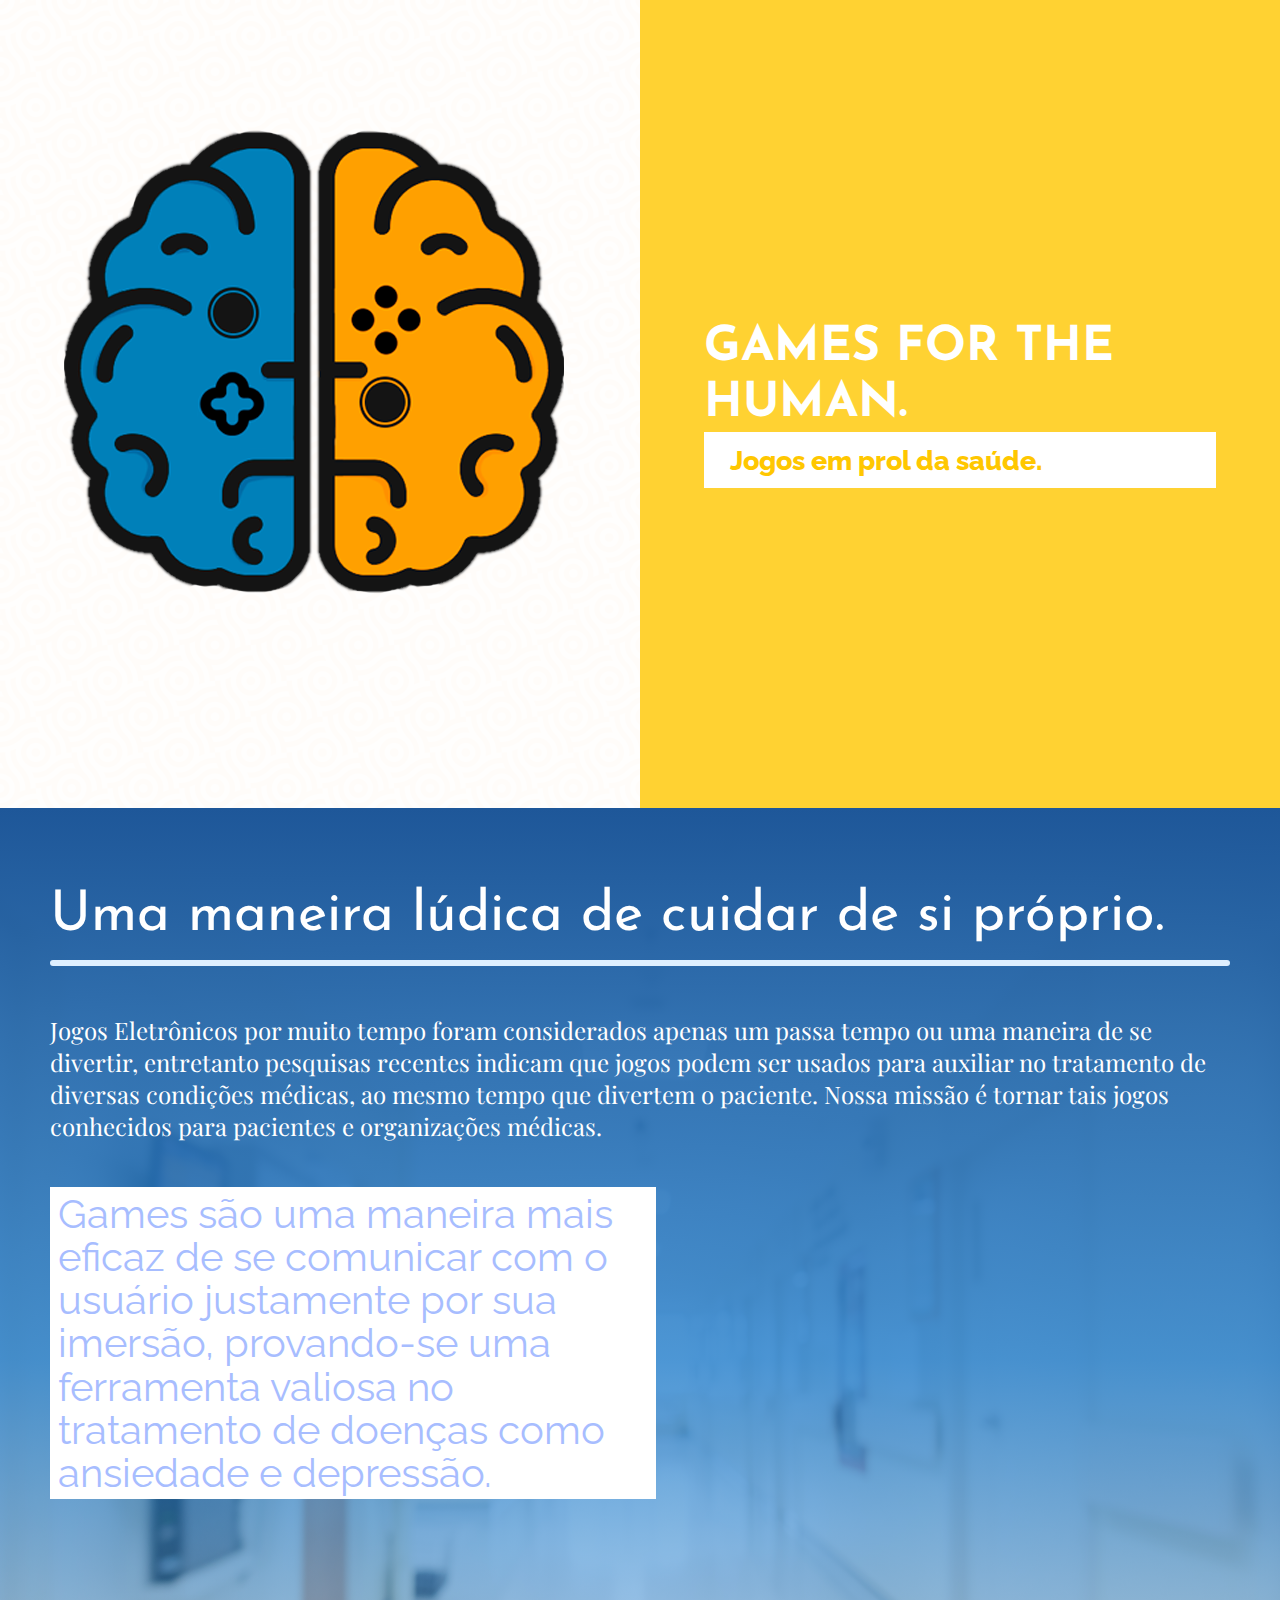
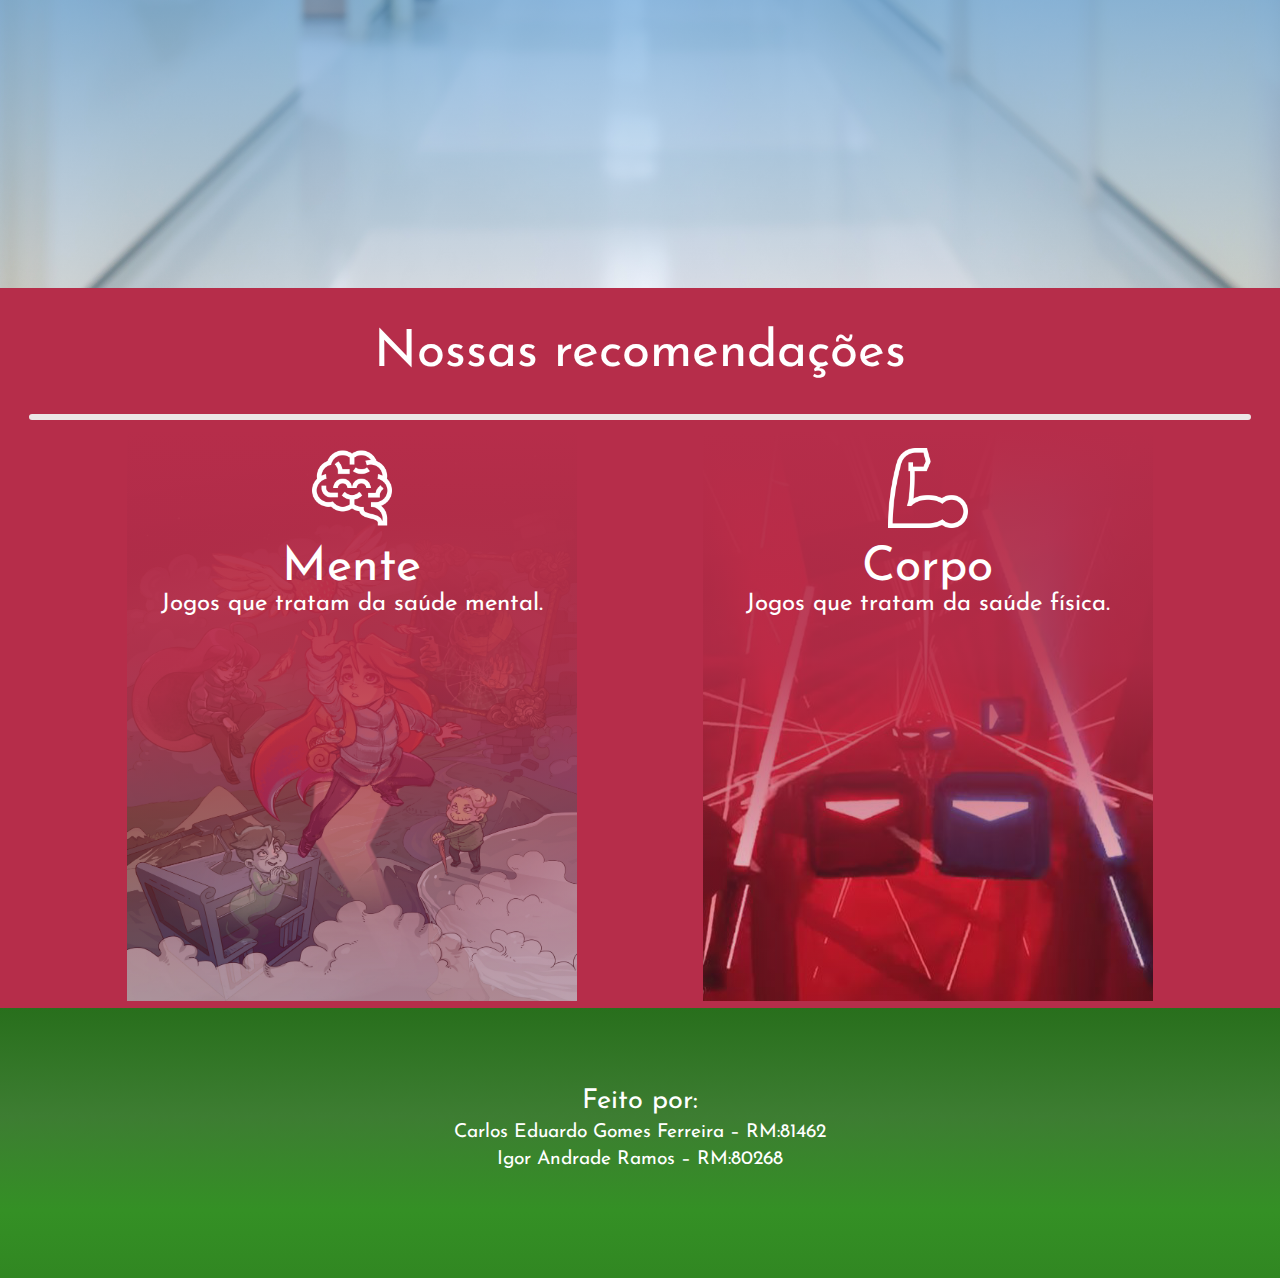
<file: index.html>
<!DOCTYPE html>
<html lang="pt-br" dir="ltr">

<head>

  <!-- links do favicon, css reset(eu gosto de começar do absoluto zero) e do css normal, decidi usar apenas um arquivo css -->

  <link rel="icon" type="image/png" href="./img/gfh-logo.png">
  <link rel="stylesheet" href="./css/reset.css">
  <link rel="stylesheet" href="./css/style.css">
  <meta charset="utf-8">

  <title>Games For the Human</title>
</head>

<body>

  <!-- decidi separar a pagina em um main e outros "stages", assim como em um game -->

  <div class="page-main">

    <!-- start. aqui ficam a logo e o motto do site. -->

    <div class="main-start">

      <div class="items start-logo">
        <img src="./img/gfh-logo.png" alt="">
      </div>

      <div class="items start-title">
        <h1>Games for the Human.</h1>
        <span class="specialtext">
          <p>Jogos em prol da saúde.</p>
        </span>
      </div>

    </div>

    <!-- stage 1. aqui vem uma explicacao bem breve do site e seu conceito. usei a tag css background para por uma imagem e uma gradiente com alpha sobre ela-->

    <div class="main-stage1">

      <div class="stage1-content">
        <h2>Uma maneira lúdica de cuidar de si próprio.</h2>
        <hr>
        <p>Jogos Eletrônicos por muito tempo foram considerados apenas um passa tempo ou uma maneira de se divertir, entretanto pesquisas recentes indicam que jogos podem ser usados para auxiliar no tratamento de diversas condições médicas, ao mesmo
          tempo que divertem o paciente. Nossa missão é tornar tais jogos conhecidos para pacientes e organizações médicas.</p>

        <!-- truquezinho usando span, essencialmente uso o span como uma mini-div -->

        <span class="content-special">
          <p>Games são uma maneira mais eficaz de se comunicar com o usuário justamente por sua imersão, provando-se uma ferramenta valiosa no tratamento de doenças como ansiedade e depressão.</p>
        </span>

      </div>

    </div>

    <!-- stage 2. aqui que o site realmente começa, no site final esta parte agiria como um catálogo de games indies que tratam da saude mental e física, aonde o usuario poderia entrar e comprar. -->

    <div class="main-stage2">

      <div class="stage2-header">
        <h2>Nossas recomendações</h2>
        <hr>
      </div>

      <div class="stage2-itemwrapper">

        <!-- novamente usando uma gradiente com alpha sobreposta a um background para criar este efeito, porém desta vez adicionei um hover com uma gradiente mais fraca, destacando o game quando o usuario passar o mouse sobre a div. -->

        <a href="./games/mind.html" target="">
          <div class="stage2-item brain">
            <img src="./img/brain.png" alt="">
            <h2>Mente</h2>
            <p>Jogos que tratam da saúde mental.</p>
          </div>
        </a>

        <a href="./games/body.html" target="">
          <div class="stage2-item corpse">
            <img src="./img/strong.png" alt="">
            <h2>Corpo</h2>
            <p>Jogos que tratam da saúde física.</p>
          </div>
        </a>

      </div>

    </div>

    <!-- Credits. Aqui o site acaba, apenas uma div com um wrapper com nossos nome e RM -->

    <div class="main-credits">

      <div class="credits-wrapper">

        <h4>Feito por:</h4>
        <p>Carlos Eduardo Gomes Ferreira – RM:81462</p>
        <p>Igor Andrade Ramos – RM:80268</p>

      </div>

    </div>

  </div>

</body>

</html>
</file>
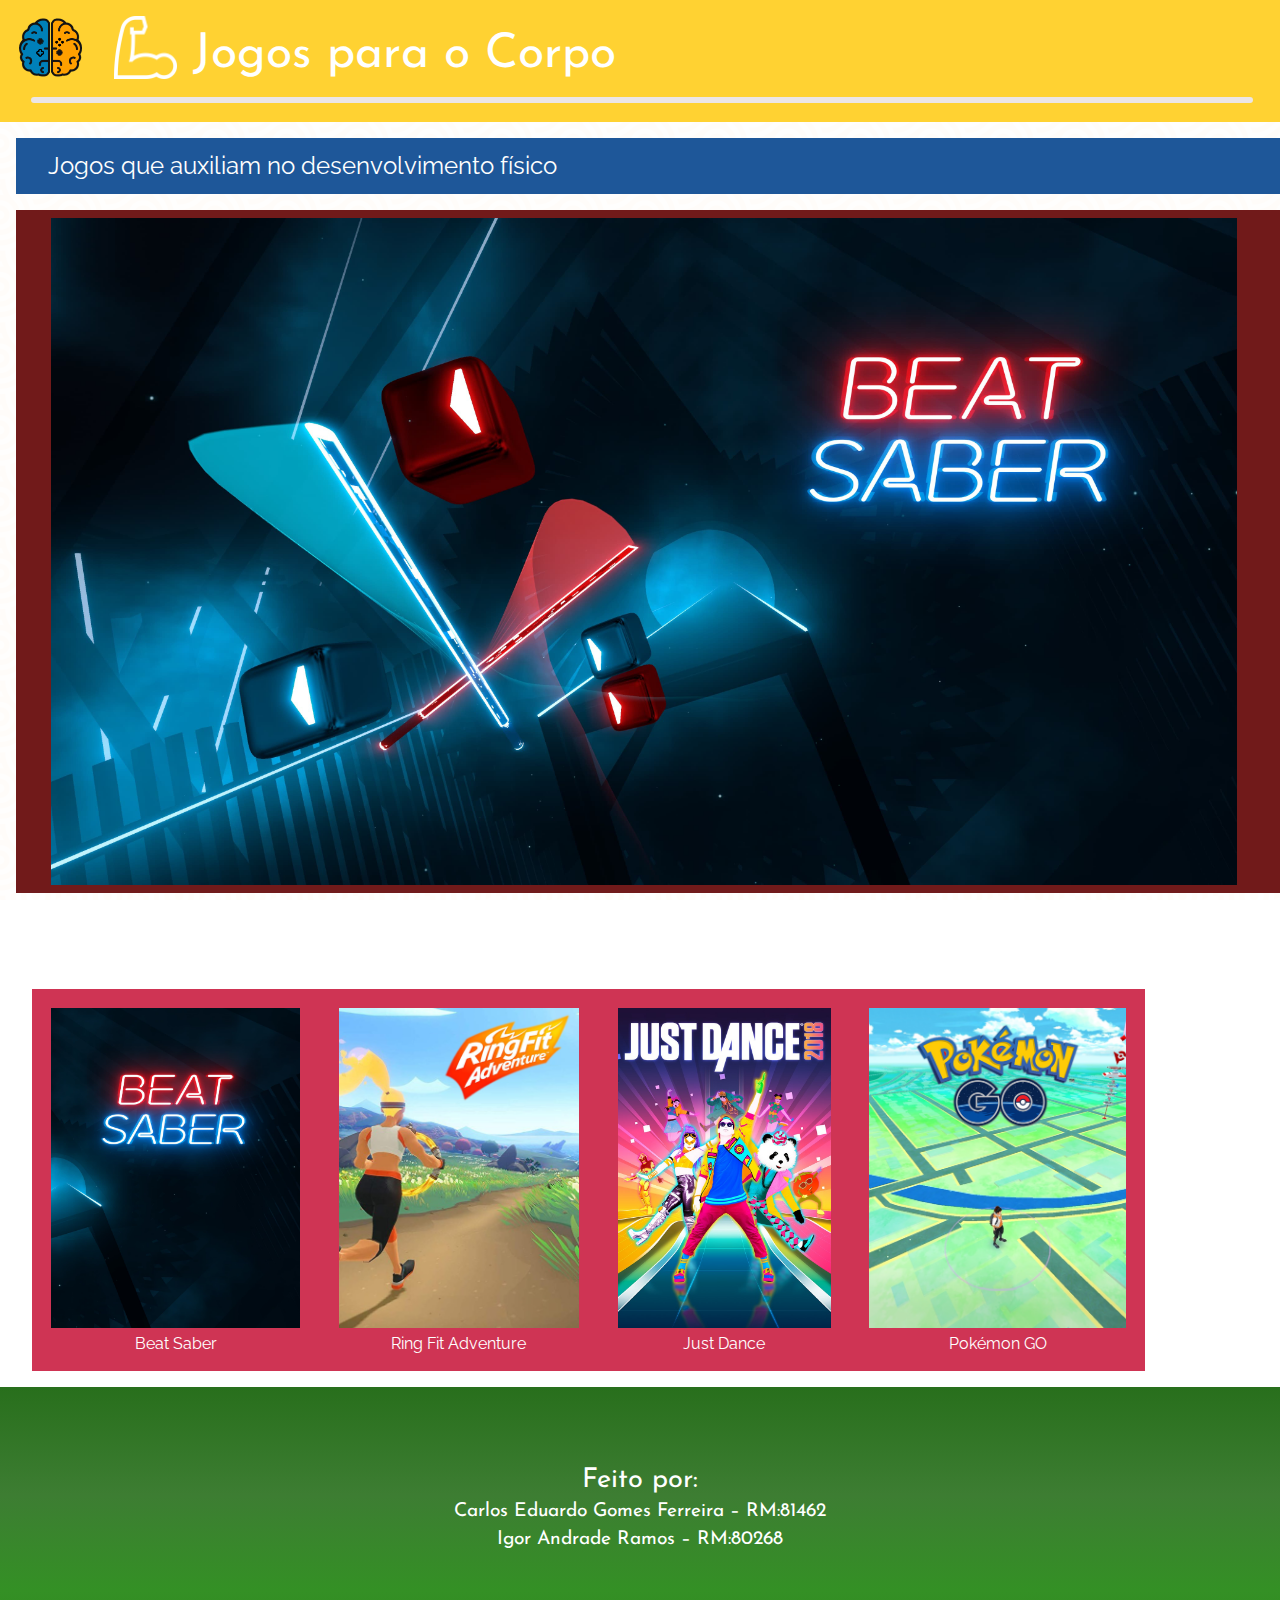
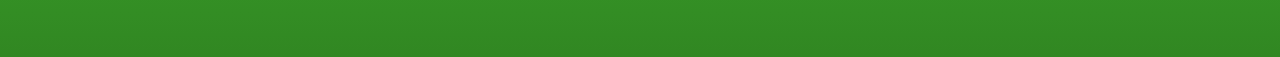
<file: games/body.html>
<!DOCTYPE html>
<html lang="pt-br" dir="ltr">

<head>

  <!-- links do favicon, css reset e css -->

  <link rel="icon" type="image/png" href="../img/gfh-logo.png">
  <link rel="stylesheet" href="../css/reset.css">
  <link rel="stylesheet" href="../css/style.css">
  <meta charset="utf-8">
  <title>Games for the Human – Jogos para a Mente</title>
</head>

<body>

  <!-- para as pages de games decidi usar tres divs, uma para o header, outra para o conteudo e outra para os créditos reutilizando o código da index -->


  <div class="main-games">

    <div class="games-header">
      <a href="../index.html"><img src="../img/gfh-logo.png" alt=""></a>
      <img src="../img/strong.png" alt="">
      <h1>Jogos para o Corpo</h1>
      <hr>
    </div>

    <div class="games-desc">
      <p>Jogos que auxiliam no desenvolvimento físico</p>
    </div>

    <!-- interface padrao de uma store, jogo em destaque primeiro e logo apos outros jogos vem -->

    <a href="https://store.steampowered.com/app/620980/Beat_Saber/">
      <div class="games-hero">

        <img src="../img/beat-saber.jpg" alt="">

      </div>
    </a>

    <!-- wrapper com 4 jogos -->

    <div class="games-wrapper">

      <a href="https://store.steampowered.com/app/620980/Beat_Saber/" target="_blank">
        <div class="wrapper-item">
          <img src="../img/games/beatsaber.png" alt="">
          <p>Beat Saber</p>
        </div>
      </a>

      <a href="https://www.nintendo.pt/Jogos/Nintendo-Switch/Ring-Fit-Adventure-1638708.html" target="_blank">
        <div class="wrapper-item">
          <img src="../img/games/ringfit.png" alt="">
          <p>Ring Fit Adventure</p>
        </div>
      </a>

      <a href="https://www.microsoft.com/pt-br/p/just-dance-2018/bttv55c2v96t#activetab=pivot:overviewtab" target="_blank">
        <div class="wrapper-item">
          <img src="../img/games/justdance.jpg" alt="">
          <p>Just Dance</p>
        </div>
      </a>

      <a href="https://play.google.com/store/apps/details?id=com.nianticlabs.pokemongo&hl=pt_BR" target="_blank">
        <div class="wrapper-item">
          <img src="../img/games/pokkemongo.png" alt="">
          <p>Pokémon GO</p>
        </div>
      </a>

    </div>

    <!-- credits padrao -->

    <div class="main-credits">

      <div class="credits-wrapper">

        <h4>Feito por:</h4>
        <p>Carlos Eduardo Gomes Ferreira – RM:81462</p>
        <p>Igor Andrade Ramos – RM:80268</p>

      </div>

    </div>

</body>

</html>
</file>
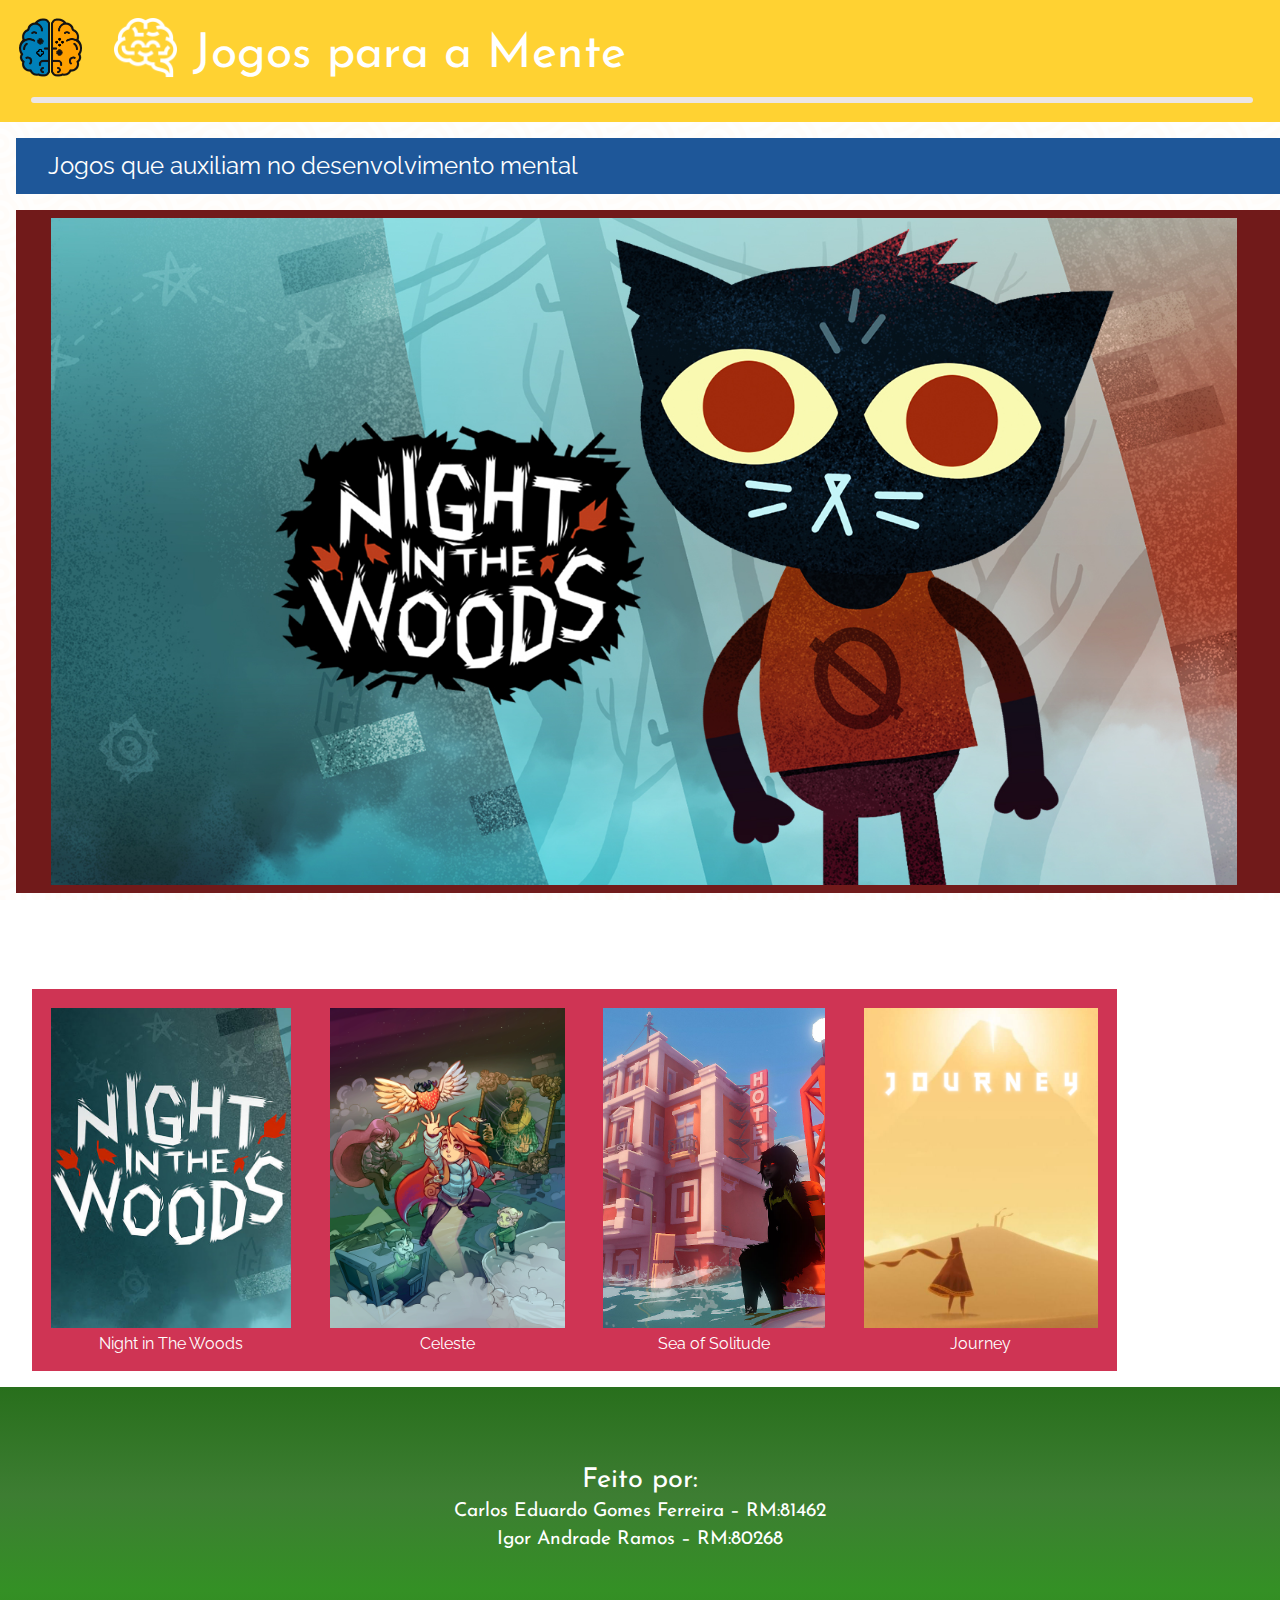
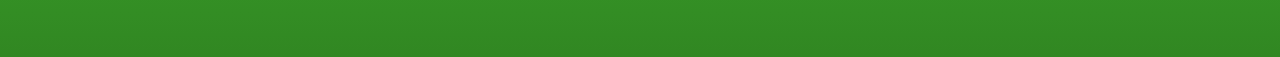
<file: games/mind.html>
<!DOCTYPE html>
<html lang="pt-br" dir="ltr">

<head>

  <!-- links do favicon, css reset e css -->

  <link rel="icon" type="image/png" href="../img/gfh-logo.png">
  <link rel="stylesheet" href="../css/reset.css">
  <link rel="stylesheet" href="../css/style.css">
  <meta charset="utf-8">

  <title>Games for the Human – Jogos para a Mente</title>
</head>

<body>

  <!-- para as pages de games decidi usar tres divs, uma para o header, outra para o conteudo e outra para os créditos reutilizando o código da index -->

  <div class="main-games">

    <div class="games-header">
      <a href="../index.html"><img src="../img/gfh-logo.png" alt=""></a>
      <img src="../img/brain.png" alt="">
      <h1>Jogos para a Mente</h1>
      <hr>
    </div>

    <div class="games-desc">
      <p>Jogos que auxiliam no desenvolvimento mental</p>
    </div>

    <!-- interface padrao de uma store, jogo em destaque primeiro e logo apos outros jogos vem -->

    <a href="https://store.steampowered.com/app/481510/Night_in_the_Woods/">
      <div class="games-hero">

        <img src="../img/nitw-hero.png" alt="">

      </div>
    </a>

    <!-- wrapper com 4 jogos -->

    <div class="games-wrapper">
      <a href="https://store.steampowered.com/app/481510/Night_in_the_Woods/">
        <div class="wrapper-item">
          <img src="../img/games/nitw.jpg" alt="">
          <p>Night in The Woods</p>
        </div>
      </a>

      <a href="https://store.steampowered.com/app/504230/Celeste/">
        <div class="wrapper-item">
          <img src="../img/games/celeste.jpg" alt="">
          <p>Celeste</p>
        </div>
      </a>

      <a href="https://www.origin.com/bra/pt-br/sea-of-solitude/sea-of-solitude">
        <div class="wrapper-item">
          <img src="../img/games/seaofs.png" alt="">
          <p>Sea of Solitude</p>
        </div>
      </a>

      <a href="https://apps.apple.com/br/app/journey/id445593893">
        <div class="wrapper-item">
          <img src="../img/games/journey.png" alt="">
          <p>Journey</p>
        </div>
      </a>

    </div>

    <!-- credits padrao -->

    <div class="main-credits">

      <div class="credits-wrapper">
        <h4>Feito por:</h4>
        <p>Carlos Eduardo Gomes Ferreira – RM:81462</p>
        <p>Igor Andrade Ramos – RM:80268</p>
      </div>

    </div>

</body>

</html>
</file>
<file: css/style.css>
@import url('https://fonts.googleapis.com/css2?family=Josefin+Sans:ital@0;1&family=Playfair+Display&family=Raleway&display=swap');
/* font-family: 'Josefin Sans', sans-serif;
font-family: 'Playfair Display', serif;
font-family: 'Raleway', sans-serif; */

a{
  text-decoration: none;
}

.page-main{
  background: url(../img/bg1.png);
}

.main-start{
  display: flex;
  flex-direction: row;
  min-height: 80vh;
}

.items{
  float: left;
  box-sizing: border-box;
  width: 50%;
}

.start-logo{
  padding: 7rem 4rem;
}

.start-title{
  background-color: #ffd232;
  padding: 25% 5%;
  line-height: 3.5rem;
}

.start-title h1{
  font-family: 'Josefin Sans', sans-serif;
  text-transform: uppercase;
  font-size: 3rem;
  color: #FFFFFF;
  font-weight: 800;
}

.start-title p{
  font-family: 'Raleway', sans-serif;
  font-size: 1.7rem;
  font-weight: 800;
}

.specialtext{
  display: block;
  background-color: #FFFFFF;
  padding-left: 5%;
  color: #ffc700;
}

.main-stage1{
  height: 120vh;
  background: linear-gradient(to bottom, rgba(30,87,153,1) 0%,rgba(31,101,171,0.90) 20%,rgba(32,124,202,0.80) 51%,rgba(125,185,232,0.1) 100%),url(../img/bg-hospital.jpg);
  background-size: 100% 120vh;
  background-repeat: no-repeat;
}

.stage1-content{
  margin: 0 auto;
  padding: 5rem 3.1rem;
}

.stage1-content h2{
  font-family: 'Josefin Sans', sans-serif;
  font-size: 3.5rem;
  text-align: left;
  color: #FFFFFF;
}

.stage1-content hr{
  margin: 1rem auto 3rem auto;
  border: 3px solid #deefff;
  border-radius: 3px;
}

.stage1-content p{
  font-family: 'Playfair Display', serif;
  color: #FFFFFF;
  font-size: 1.5rem;
  text-align: left;
  line-height: 2rem;
}

.content-special{
  max-height: 80vh;
  position: relative;
  margin-top: 5vh;
  padding: .3rem .5rem;
  float: left;
  max-width: 50%;
  display: block;
  background-color: #FFFFFF;
}

.content-special p{
  font-size: 2.5rem;
  color: #a7bdff;
  line-height: 2.7rem;
  font-family: 'Raleway', sans-serif;
}

.main-stage2{
  height: 80vh;
  background-color: #b62d4a;
}

.stage2-header{
  width: 100%;
  height: 20%;
}

.stage2-header h2{
  font-family: 'Josefin Sans', sans-serif;
  text-align: center;
  color: #FFFFFF;
  font-size: 3.2rem;
  line-height: 4.2rem;
  padding: 2rem 0 .7rem 0;
}

.stage2-header hr{
  max-width: 95vw;
  margin: 1rem auto 3rem auto;
  border: 3px solid #ece6e6;
  border-radius: 3px;
}

.stage2-itemwrapper{
  width: 90vw;
  height: 79%;
  margin: 0 auto;
  background: linear-gradient(to bottom, rgba(182,45,74,1) 0%,rgba(182,45,74,0.9) 40%,rgba(182,45,74,0.5) 75%,rgba(182,45,74,0.3) 100%);
}

.stage2-item{
  margin: 0 1%;
  float: left;
  position: relative;
  display: block;
  width: 48%;
  height: 100%;
  text-align: center;
}

.stage2-item h2{
  font-size: 3rem;
  font-family: 'Josefin Sans', sans-serif;
  color: #FFFFFF;
}

.stage2-item p{
  font-size: 1.5rem;
  font-family: 'Josefin Sans', sans-serif;
  color: #FFFFFF;
}

.stage2-item img{
  width: 5rem;
  height: 5rem;
}

.brain{
  background: linear-gradient(to bottom, rgba(182,45,74,1) 0%,rgba(182,45,74,0.9) 40%,rgba(182,45,74,0.5) 75%,rgba(182,45,74,0.3) 100%),
  url(../img/games/celeste.jpg);
  background-position: center;
  background-size: 50vh 64vh;
  background-repeat: no-repeat;
}

.brain:hover{
  background: linear-gradient(to bottom, rgba(182,45,74,.9) 0%,rgba(182,45,74,0.8) 40%,rgba(182,45,74,0.4) 75%,rgba(182,45,74,0.2) 100%),
  url(../img/games/celeste.jpg);
  background-position: center;
  background-size: 50vh 64vh;
  background-repeat: no-repeat;
}

.brain img{
  padding: 1rem;
}

.corpse{
  background: linear-gradient(to bottom, rgba(182,45,74,1) 0%,rgba(182,45,74,0.9) 40%,rgba(182,45,74,0.4) 75%,rgba(182,45,74,0.3) 100%),
  url(../img/body-cover.png);
  background-position: center;
  background-size: 50vh 64vh;
  background-repeat: no-repeat;
}

.corpse:hover{
  background: linear-gradient(to bottom, rgba(182,45,74,.9) 0%,rgba(182,45,74,0.8) 40%,rgba(182,45,74,0.4) 75%,rgba(182,45,74,0.2) 100%),
  url(../img/body-cover.png);
  background-position: center;
  background-size: 50vh 64vh;
  background-repeat: no-repeat;
}

.corpse img{
  padding: 1rem;
}

.main-games{
  max-height: 100vh;
  max-width: 100vw;
  background: url(../img/bg1.png);
}

.main-credits{
  height: 30vh;
  background: linear-gradient(to bottom, rgba(40, 111, 28, 1) 0%,rgba(40, 111, 28, 0.9) 40%,rgba(52, 144, 37, 1) 75%,rgba(49, 135, 34, 1) 100%);
  color: #FFFFFF;
  text-shadow: 1px solid;
}

.credits-wrapper{
  text-align: center;
  padding-top: 5rem;
}

.credits-wrapper h4{
  font-size: 1.7rem;
  font-family: 'Josefin Sans', sans-serif;
}

.credits-wrapper p{
  padding-top: .5rem;
  font-size: 1.2rem;
  font-family: 'Josefin Sans', sans-serif;
}

.games-header{
  background-color: #ffd232;
  font-family: 'Josefin Sans', sans-serif;
  height: 10vh;
  line-height: 7vh;
  padding-bottom: 2rem;
  padding-left: 3px;
}

.games-header img{
  float: left;
  height: 7vh;
  padding: 1rem;
}

.games-header h1{
  font-size: 3rem;
  padding: 1.5rem 0 0 10rem;
  color: #FFFFFF;
}

.games-header hr{
  max-width: 95vw;
  margin: 10px auto 50px auto;
  border: 3px solid #ece6e6;
  border-radius: 3px;
}

.games-desc{
  margin: 1rem;
  margin-right: 0;
  text-align: left;
  padding: 1rem 0 1rem 2rem ;
  font-family: 'Raleway', sans-serif;
  font-size: 1.5rem;
  color: #FFFFFF;
  background-color: #1e5799;
}

.games-hero{
  margin: 0 0 0 1rem;
  padding: .5rem;
  background-color: #711a1a;
}

.games-hero img{
  margin-left: 1.7rem;
  width: 95%;
}


.games-wrapper{
  padding-top: 5rem;
  margin: 1rem 2rem;
  display: flex;
  max-height: 78vh;
}

.wrapper-item{
  float: left;
  background-size: auto;
  background-color: #cf3454;
  padding: 1.2rem;
}

.wrapper-item:hover{
  background-size: auto;
  background-color: #cc4864;
}

.wrapper-item p{
  padding-top: .5rem;
  text-align: center;
  font-size: 1rem;
  font-family: 'Raleway', sans-serif;
  color: #FFFFFF;
}

.wrapper-item img{
  height: 20rem;
}
</file>
